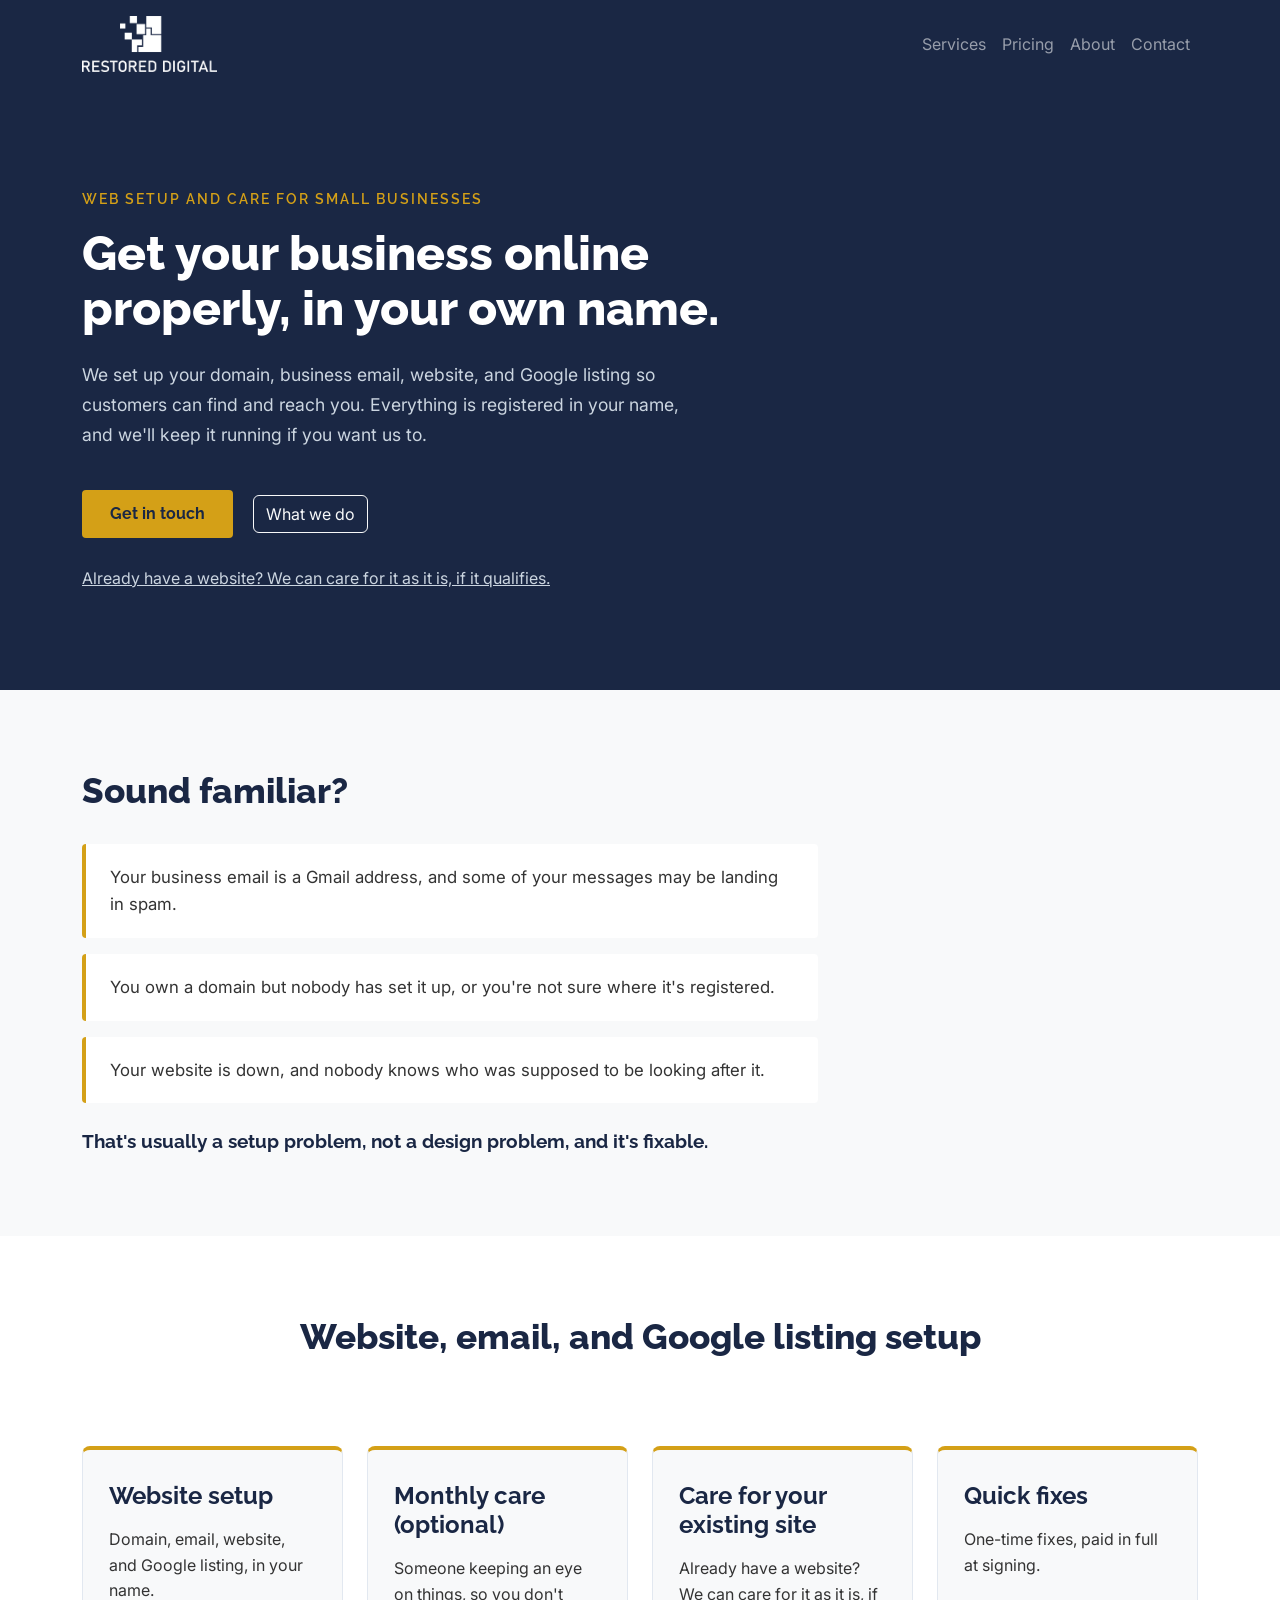
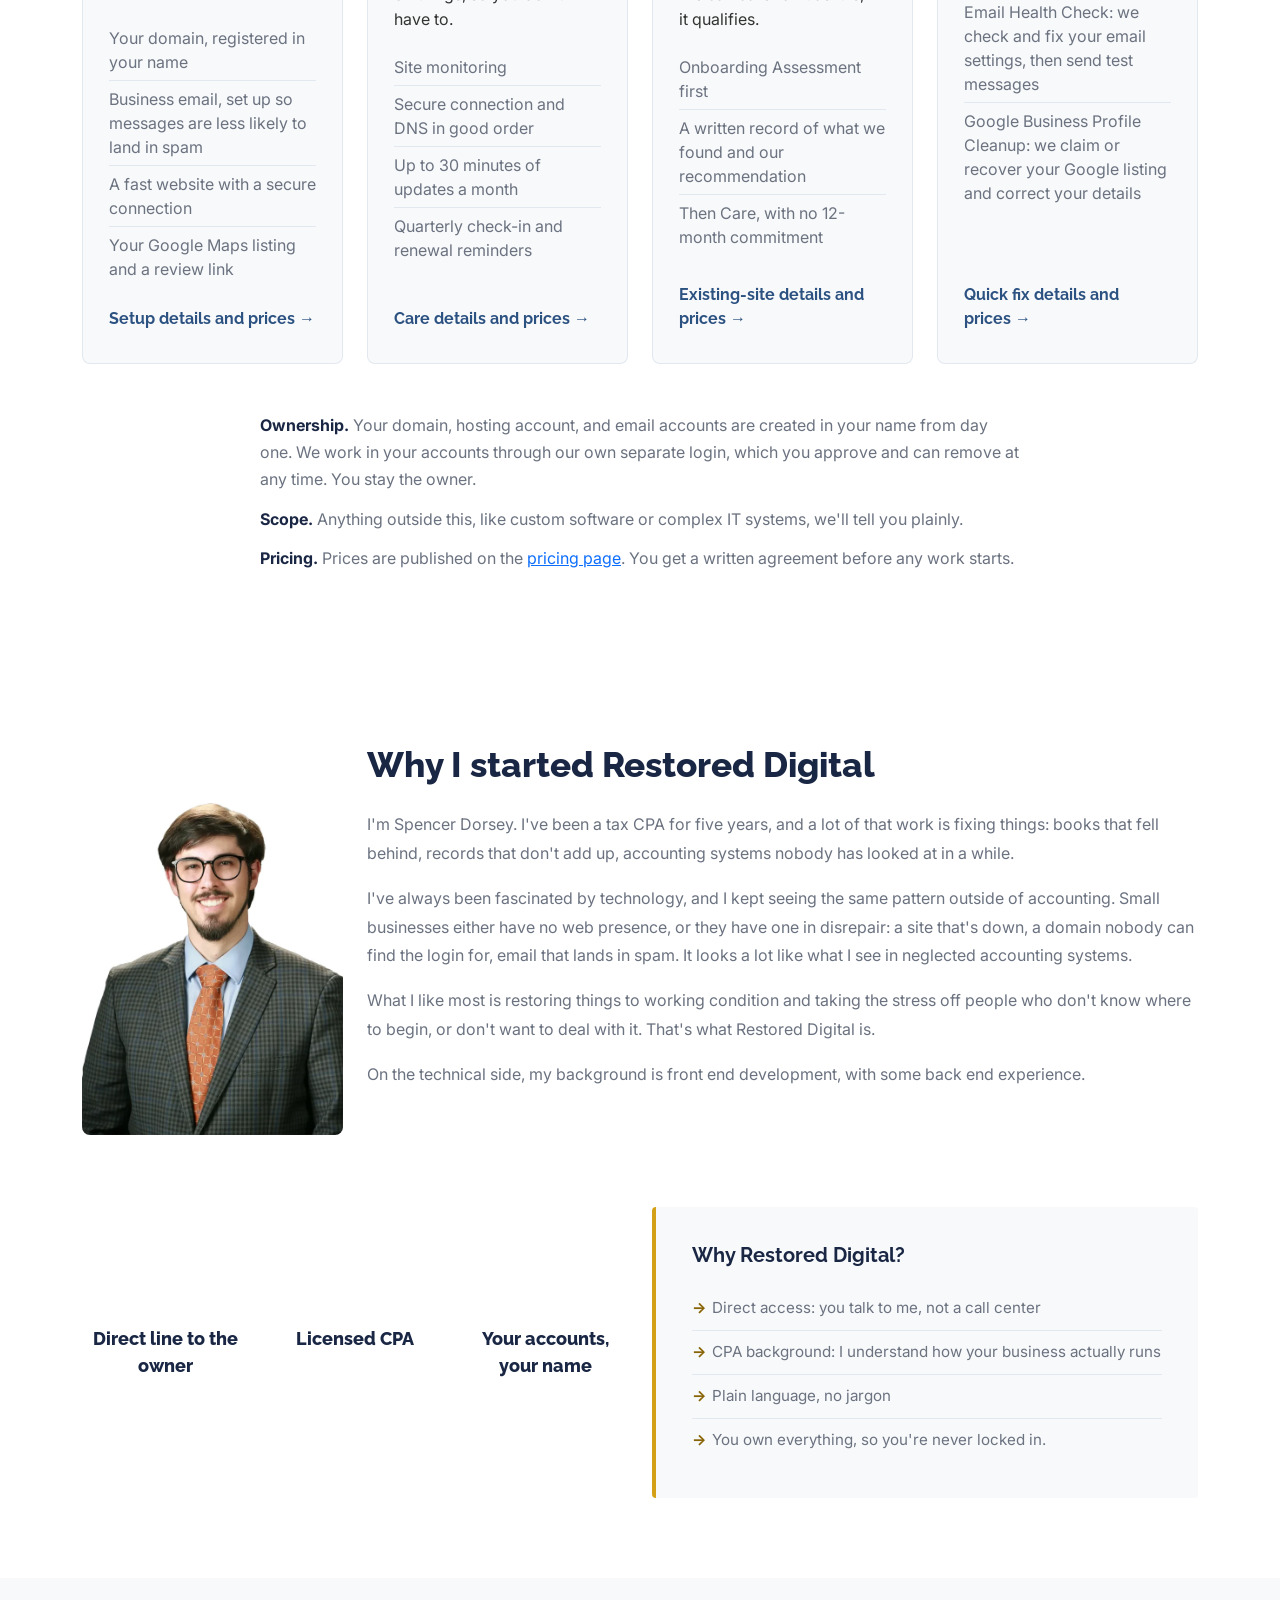
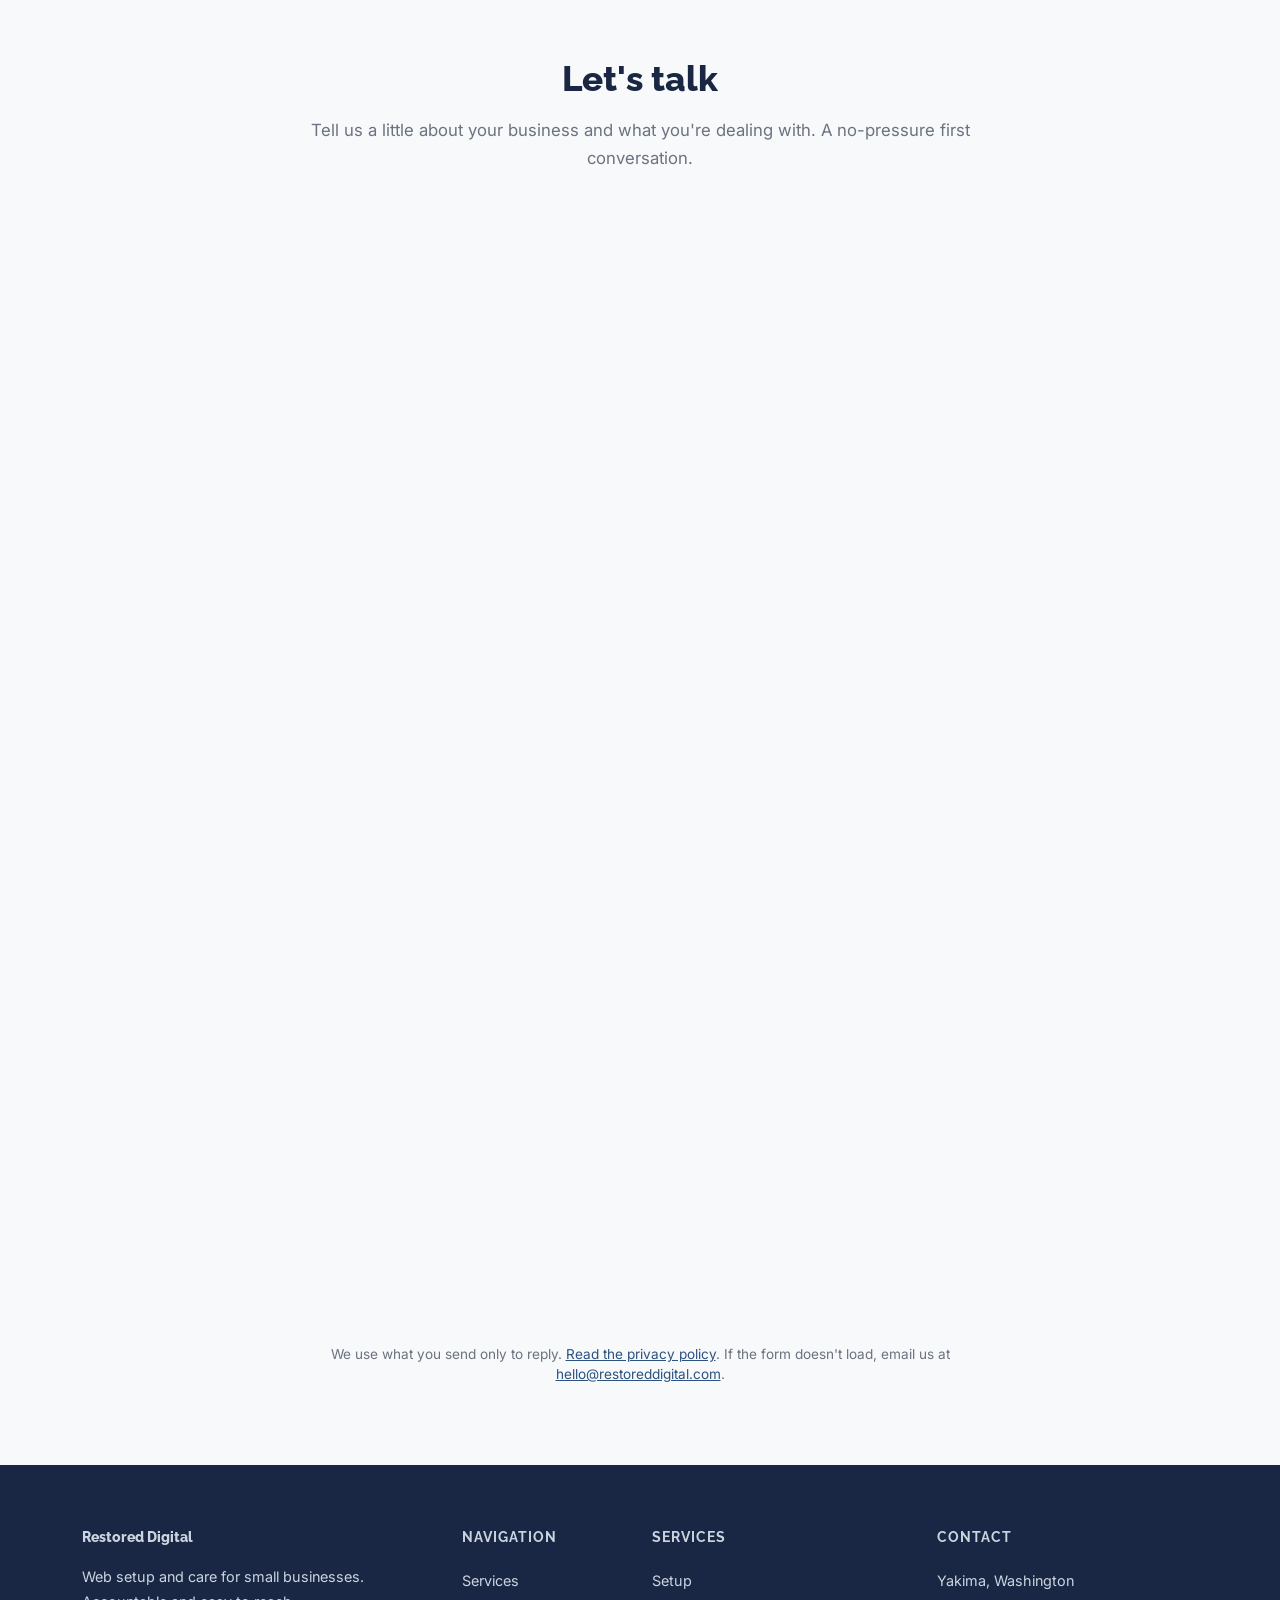
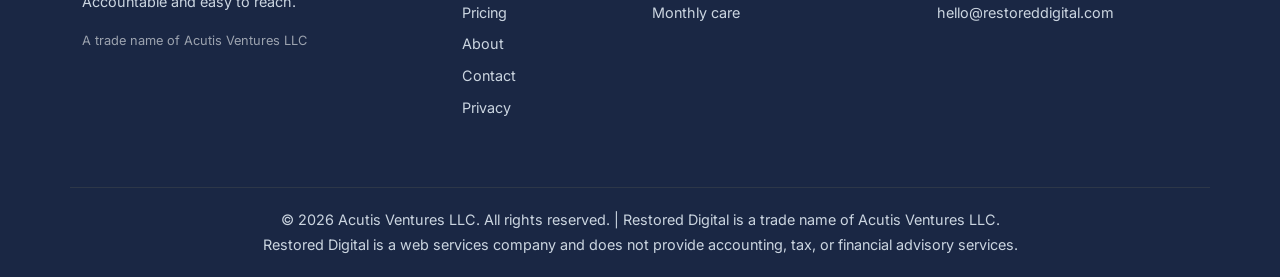
<file: index.html>
<!doctype html>
<html lang="en">
  <head>
    <meta charset="utf-8" />
    <meta name="viewport" content="width=device-width, initial-scale=1" />

    <title>
      Restored Digital | Website, Domain &amp; Email Setup for Small Businesses
    </title>
    <meta
      name="description"
      content="Domain, business email, website, and Google listing set up in your own name, with optional monthly care. Plain language, written quotes, no lock-in."
    />
    <meta name="theme-color" content="#1a2744" />
    <link rel="canonical" href="https://www.restoreddigital.com/" />

    <!-- Open Graph / Twitter -->
    <meta property="og:url" content="https://www.restoreddigital.com/" />
    <meta property="og:type" content="website" />
    <meta property="og:locale" content="en_US" />
    <meta property="og:site_name" content="Restored Digital" />
    <meta
      property="og:title"
      content="Restored Digital | Website, Domain &amp; Email Setup for Small Businesses"
    />
    <meta
      property="og:description"
      content="We set up your domain, business email, website, and Google listing in your own name, and keep it running if you want us to."
    />
    <meta property="og:image" content="https://www.restoreddigital.com/images/og.png" />
    <meta property="og:image:width" content="1200" />
    <meta property="og:image:height" content="630" />
    <meta property="og:image:alt" content="Restored Digital logo" />
    <meta name="twitter:card" content="summary_large_image" />
    <meta
      name="twitter:title"
      content="Restored Digital | Website, Domain &amp; Email Setup for Small Businesses"
    />
    <meta
      name="twitter:description"
      content="We set up your domain, business email, website, and Google listing in your own name, and keep it running if you want us to."
    />
    <meta name="twitter:image" content="https://www.restoreddigital.com/images/og.png" />
    <meta name="twitter:image:alt" content="Restored Digital logo" />

    <!-- Icons -->
    <link rel="icon" href="images/favicon.ico" sizes="any" />
    <link rel="icon" type="image/png" sizes="32x32" href="images/favicon-32.png" />
    <link rel="icon" type="image/png" sizes="192x192" href="images/icon-192.png" />
    <link rel="apple-touch-icon" href="images/apple-touch-icon.png" />
    <link rel="manifest" href="site.webmanifest" />

    <!-- Connection hints -->
    <link rel="preconnect" href="https://cdn.jsdelivr.net" crossorigin />
    <link rel="preconnect" href="https://fonts.googleapis.com" />
    <link rel="preconnect" href="https://fonts.gstatic.com" crossorigin />

    <!-- Bootstrap CSS -->
    <link
      href="https://cdn.jsdelivr.net/npm/bootstrap@5.2.3/dist/css/bootstrap.min.css"
      rel="stylesheet"
      integrity="sha384-rbsA2VBKQhggwzxH7pPCaAqO46MgnOM80zW1RWuH61DGLwZJEdK2Kadq2F9CUG65"
      crossorigin="anonymous"
    />

    <!-- Google Fonts -->
    <link
      rel="stylesheet"
      href="https://fonts.googleapis.com/css2?family=Inter:wght@400;500;600;700&family=Raleway:wght@600;700;800&display=swap"
    />

    <!-- Custom CSS -->
    <link rel="stylesheet" href="css/styles.css" />

    <script type="application/ld+json">
      {
        "@context": "https://schema.org",
        "@type": "ProfessionalService",
        "@id": "https://www.restoreddigital.com/#business",
        "name": "Restored Digital",
        "legalName": "Acutis Ventures LLC",
        "description": "Web setup and care for small businesses: domain, business email, website, and Google Business Profile registered in the client's own name, with optional monthly care.",
        "url": "https://www.restoreddigital.com/",
        "email": "hello@restoreddigital.com",
        "logo": "https://www.restoreddigital.com/images/icon-512.png",
        "image": "https://www.restoreddigital.com/images/og.png",
        "founder": {
          "@type": "Person",
          "name": "Spencer Dorsey",
          "jobTitle": "Owner and Licensed CPA"
        },
        "address": {
          "@type": "PostalAddress",
          "addressLocality": "Yakima",
          "addressRegion": "WA",
          "addressCountry": "US"
        },
        "areaServed": [
          { "@type": "City", "name": "Yakima" },
          { "@type": "State", "name": "Washington" }
        ],
        "makesOffer": [
          {
            "@type": "Offer",
            "itemOffered": {
              "@type": "Service",
              "name": "Small business web setup",
              "description": "Domain, business email, website, and Google Business Profile set up in your name."
            }
          },
          {
            "@type": "Offer",
            "itemOffered": {
              "@type": "Service",
              "name": "Monthly website care",
              "description": "Uptime and security monitoring, SSL and DNS upkeep, renewal reminders, small monthly edits."
            }
          }
        ]
      }
    </script>
  </head>

  <body>
    <a class="skip-link" href="#main">Skip to main content</a>

    <!-- Navbar -->
    <nav class="navbar navbar-expand-md navbar-dark" id="navbar">
      <div class="container">
        <a class="navbar-brand" href="#hero">
          <img
            src="images/logo.png"
            alt="Restored Digital"
            width="135"
            height="56"
          />
        </a>
        <button
          class="navbar-toggler"
          type="button"
          data-bs-toggle="collapse"
          data-bs-target="#restoreNavbar"
          aria-controls="restoreNavbar"
          aria-expanded="false"
          aria-label="Toggle navigation"
        >
          <span class="navbar-toggler-icon"></span>
        </button>
        <div class="collapse navbar-collapse" id="restoreNavbar">
          <ul class="navbar-nav ms-auto">
            <li class="nav-item">
              <a class="nav-link" href="#services">Services</a>
            </li>
            <li class="nav-item">
              <a class="nav-link" href="pricing.html">Pricing</a>
            </li>
            <li class="nav-item">
              <a class="nav-link" href="#about">About</a>
            </li>
            <li class="nav-item">
              <a class="nav-link" href="#contact">Contact</a>
            </li>
          </ul>
        </div>
      </div>
    </nav>

    <main id="main">
      <!-- Hero -->
      <section id="hero">
        <div class="container">
          <div class="row align-items-center">
            <div class="col-lg-8">
              <p class="hero-eyebrow">
                Web setup and care for small businesses
              </p>
              <h1>Get your business online properly, in your own name.</h1>
              <p class="hero-sub">
                We set up your domain, business email, website, and Google listing so customers can find and reach you. Everything is
                registered in your name, and we'll keep it running if you want us to.
              </p>
              <a href="#contact" class="btn btn-gold me-3">Get in touch</a>
              <a href="#services" class="btn btn-outline-light">What we do</a>
              <p class="hero-pointer">
                <a href="pricing.html#existing-site"
                  >Already have a website? We can care for it as it is, if it
                  qualifies.</a
                >
              </p>
            </div>
          </div>
        </div>
      </section>

      <!-- Problem -->
      <section id="problem">
        <div class="container">
          <div class="row">
            <div class="col-lg-8">
              <h2>Sound familiar?</h2>
              <ul class="problem-list">
                <li>
                  Your business email is a Gmail address, and some of your
                  messages may be landing in spam.
                </li>
                <li>
                  You own a domain but nobody has set it up, or you're not sure
                  where it's registered.
                </li>
                <li>
                  Your website is down, and nobody knows who was supposed to be
                  looking after it.
                </li>
              </ul>
              <p class="problem-close">
                That's usually a setup problem, not a design problem, and it's
                fixable.
              </p>
            </div>
          </div>
        </div>
      </section>

      <!-- Services -->
      <section id="services">
        <div class="container">
          <div class="row justify-content-center">
            <div class="col-lg-8 text-center">
              <h2>Website, email, and Google listing setup</h2>
            </div>
          </div>
          <div class="row mt-5 g-4">
            <div class="col-md-6 col-xl-3">
              <div class="service-card">
                <h3>Website setup</h3>
                <p class="service-lead">Domain, email, website, and Google listing, in your name.</p>
                <ul class="service-list">
                  <li>Your domain, registered in your name</li>
                  <li>Business email, set up so messages are less likely to land in spam</li>
                  <li>A fast website with a secure connection</li>
                  <li>Your Google Maps listing and a review link</li>
                </ul>
                <a class="service-card-link" href="pricing.html#getting-started">Setup details and prices</a>
              </div>
            </div>
            <div class="col-md-6 col-xl-3">
              <div class="service-card">
                <h3>Monthly care (optional)</h3>
                <p class="service-lead">Someone keeping an eye on things, so you don't have to.</p>
                <ul class="service-list">
                  <li>Site monitoring</li>
                  <li>Secure connection and DNS in good order</li>
                  <li>Up to 30 minutes of updates a month</li>
                  <li>Quarterly check-in and renewal reminders</li>
                </ul>
                <a class="service-card-link" href="pricing.html#care">Care details and prices</a>
              </div>
            </div>
            <div class="col-md-6 col-xl-3">
              <div class="service-card">
                <h3>Care for your existing site</h3>
                <p class="service-lead">Already have a website? We can care for it as it is, if it qualifies.</p>
                <ul class="service-list">
                  <li>Onboarding Assessment first</li>
                  <li>A written record of what we found and our recommendation</li>
                  <li>Then Care, with no 12-month commitment</li>
                </ul>
                <a class="service-card-link" href="pricing.html#existing-site">Existing-site details and prices</a>
              </div>
            </div>
            <div class="col-md-6 col-xl-3">
              <div class="service-card">
                <h3>Quick fixes</h3>
                <p class="service-lead">One-time fixes, paid in full at signing.</p>
                <ul class="service-list">
                  <li>Email Health Check: we check and fix your email settings, then send test messages</li>
                  <li>Google Business Profile Cleanup: we claim or recover your Google listing and correct your details</li>
                </ul>
                <a class="service-card-link" href="pricing.html#quick-fixes">Quick fix details and prices</a>
              </div>
            </div>
          </div>
          <div class="service-statements">
            <p>
              <strong>Ownership.</strong> Your domain, hosting account, and
              email accounts are created in your name from day one. We work in your accounts through our own separate login, which you approve and can remove at any time. You stay the owner.
            </p>
            <p>
              <strong>Scope.</strong> Anything outside this, like custom
              software or complex IT systems, we'll tell you plainly.
            </p>
            <p>
              <strong>Pricing.</strong> Prices are published on the
              <a href="pricing.html">pricing page</a>. You get a written
              agreement before any work starts.
            </p>
          </div>
        </div>
      </section>

      <!-- About -->
      <section id="about">
        <div class="container">
          <div class="row align-items-start">
            <div class="col-md-4 col-lg-3 mb-4 mb-md-0">
              <img
                class="about-photo"
                src="images/spencer-dorsey.webp"
                alt="Spencer Dorsey, owner of Restored Digital"
                width="600"
                height="900"
                loading="lazy"
              />
            </div>
            <div class="col-md-8 col-lg-9">
              <h2>Why I started Restored Digital</h2>
              <p>
                I'm Spencer Dorsey. I've been a tax CPA for five years, and a
                lot of that work is fixing things: books that fell behind,
                records that don't add up, accounting systems nobody has looked
                at in a while.
              </p>
              <p>
                I've always been fascinated by technology, and I kept seeing
                the same pattern outside of accounting. Small businesses either
                have no web presence, or they have one in disrepair: a site
                that's down, a domain nobody can find the login for, email
                that lands in spam. It looks a lot like what I see in neglected
                accounting systems.
              </p>
              <p>
                What I like most is restoring things to working condition and
                taking the stress off people who don't know where to begin, or
                don't want to deal with it. That's what Restored Digital is.
              </p>
              <p>
                On the technical side, my background is front end development,
                with some back end experience.
              </p>
            </div>
          </div>
          <div class="row align-items-center mt-5">
            <div class="col-lg-6 mb-4 mb-lg-0">
              <div class="about-stats row">
                <div class="col-4 text-center">
                  <div class="stat-number">Direct line to the owner</div>
                </div>
                <div class="col-4 text-center">
                  <div class="stat-number">Licensed CPA</div>
                </div>
                <div class="col-4 text-center">
                  <div class="stat-number">Your accounts, your name</div>
                </div>
              </div>
            </div>
            <div class="col-lg-6">
              <div class="about-card">
                <h3>Why Restored Digital?</h3>
                <ul class="about-list">
                  <li>Direct access: you talk to me, not a call center</li>
                  <li>
                    CPA background: I understand how your business actually
                    runs
                  </li>
                  <li>
                    Plain language, no jargon
                  </li>
                  <li>You own everything, so you're never locked in.</li>
                </ul>
              </div>
            </div>
          </div>
        </div>
      </section>

      <!-- Contact -->
      <section id="contact">
        <div class="container">
          <div class="row justify-content-center">
            <div class="col-lg-8 text-center">
              <h2>Let's talk</h2>
              <p class="section-sub">
                Tell us a little about your business and what you're dealing
                with. A no-pressure first conversation.
              </p>
            </div>
          </div>
          <div class="row justify-content-center mt-5">
            <div class="col-lg-7">
              <iframe
                class="contact-frame"
                title="Contact form"
                src="https://docs.google.com/forms/d/e/1FAIpQLSd30V_0GPuKH4bUSAOWCxwhaYH5y-z_NHsODeTNZxQijxTPCA/viewform?embedded=true"
                width="640"
                height="1107"
                loading="lazy"
              >
                Loading…
              </iframe>
              <p class="form-note text-center">
                We use what you send only to reply.
                <a href="privacy.html">Read the privacy policy</a>. If the form
                doesn't load, email us at
                <a href="mailto:hello@restoreddigital.com"
                  >hello@restoreddigital.com</a
                >.
              </p>
            </div>
          </div>
        </div>
      </section>
    </main>

    <!-- Footer -->
    <footer id="footer">
      <div class="container">
        <div class="row">
          <div class="col-lg-4 mb-4">
            <p class="footer-brand">Restored Digital</p>
            <p>
              Web setup and care for small businesses. Accountable and easy to
              reach.
            </p>
            <p class="footer-legal">A trade name of Acutis Ventures LLC</p>
          </div>
          <div class="col-lg-2 col-md-4 mb-4">
            <p class="footer-heading">Navigation</p>
            <ul class="footer-list">
              <li><a href="#services">Services</a></li>
              <li><a href="pricing.html">Pricing</a></li>
              <li><a href="#about">About</a></li>
              <li><a href="#contact">Contact</a></li>
              <li><a href="privacy.html">Privacy</a></li>
            </ul>
          </div>
          <div class="col-lg-3 col-md-4 mb-4">
            <p class="footer-heading">Services</p>
            <ul class="footer-list">
              <li>Setup</li>
              <li>Monthly care</li>
            </ul>
          </div>
          <div class="col-lg-3 col-md-4 mb-4">
            <p class="footer-heading">Contact</p>
            <ul class="footer-list">
              <li>Yakima, Washington</li>
              <li>
                <a href="mailto:hello@restoreddigital.com"
                  >hello@restoreddigital.com</a
                >
              </li>
            </ul>
          </div>
        </div>
        <div class="row footer-bottom">
          <div class="col text-center">
            <p>
              &copy; 2026 Acutis Ventures LLC. All rights reserved. | Restored
              Digital is a trade name of Acutis Ventures LLC.
            </p>
            <p class="footer-disclaimer">
              Restored Digital is a web services company and does not provide
              accounting, tax, or financial advisory services.
            </p>
          </div>
        </div>
      </div>
    </footer>

    <!-- Bootstrap JS -->
    <script
      src="https://cdn.jsdelivr.net/npm/bootstrap@5.2.3/dist/js/bootstrap.bundle.min.js"
      integrity="sha384-kenU1KFdBIe4zVF0s0G1M5b4hcpxyD9F7jL+jjXkk+Q2h455rYXK/7HAuoJl+0I4"
      crossorigin="anonymous"
    ></script>
  </body>
</html>
</file>
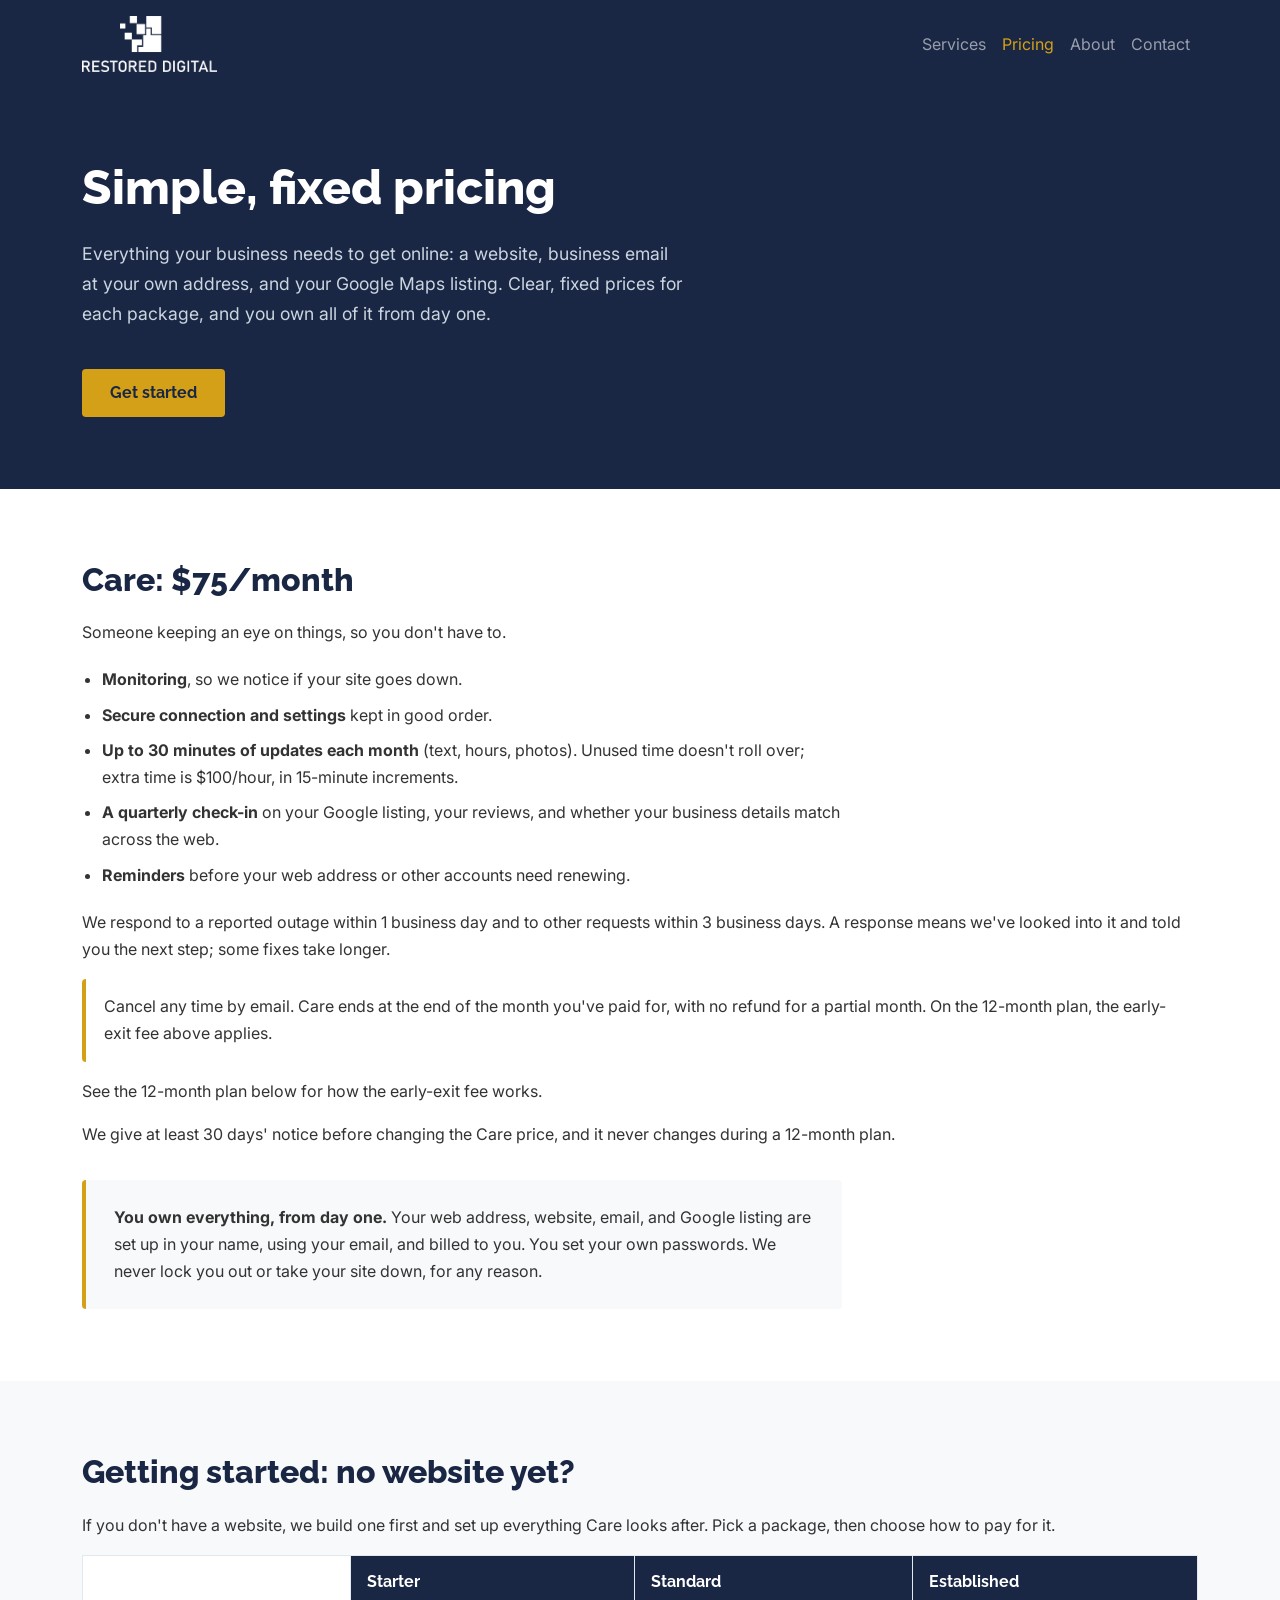
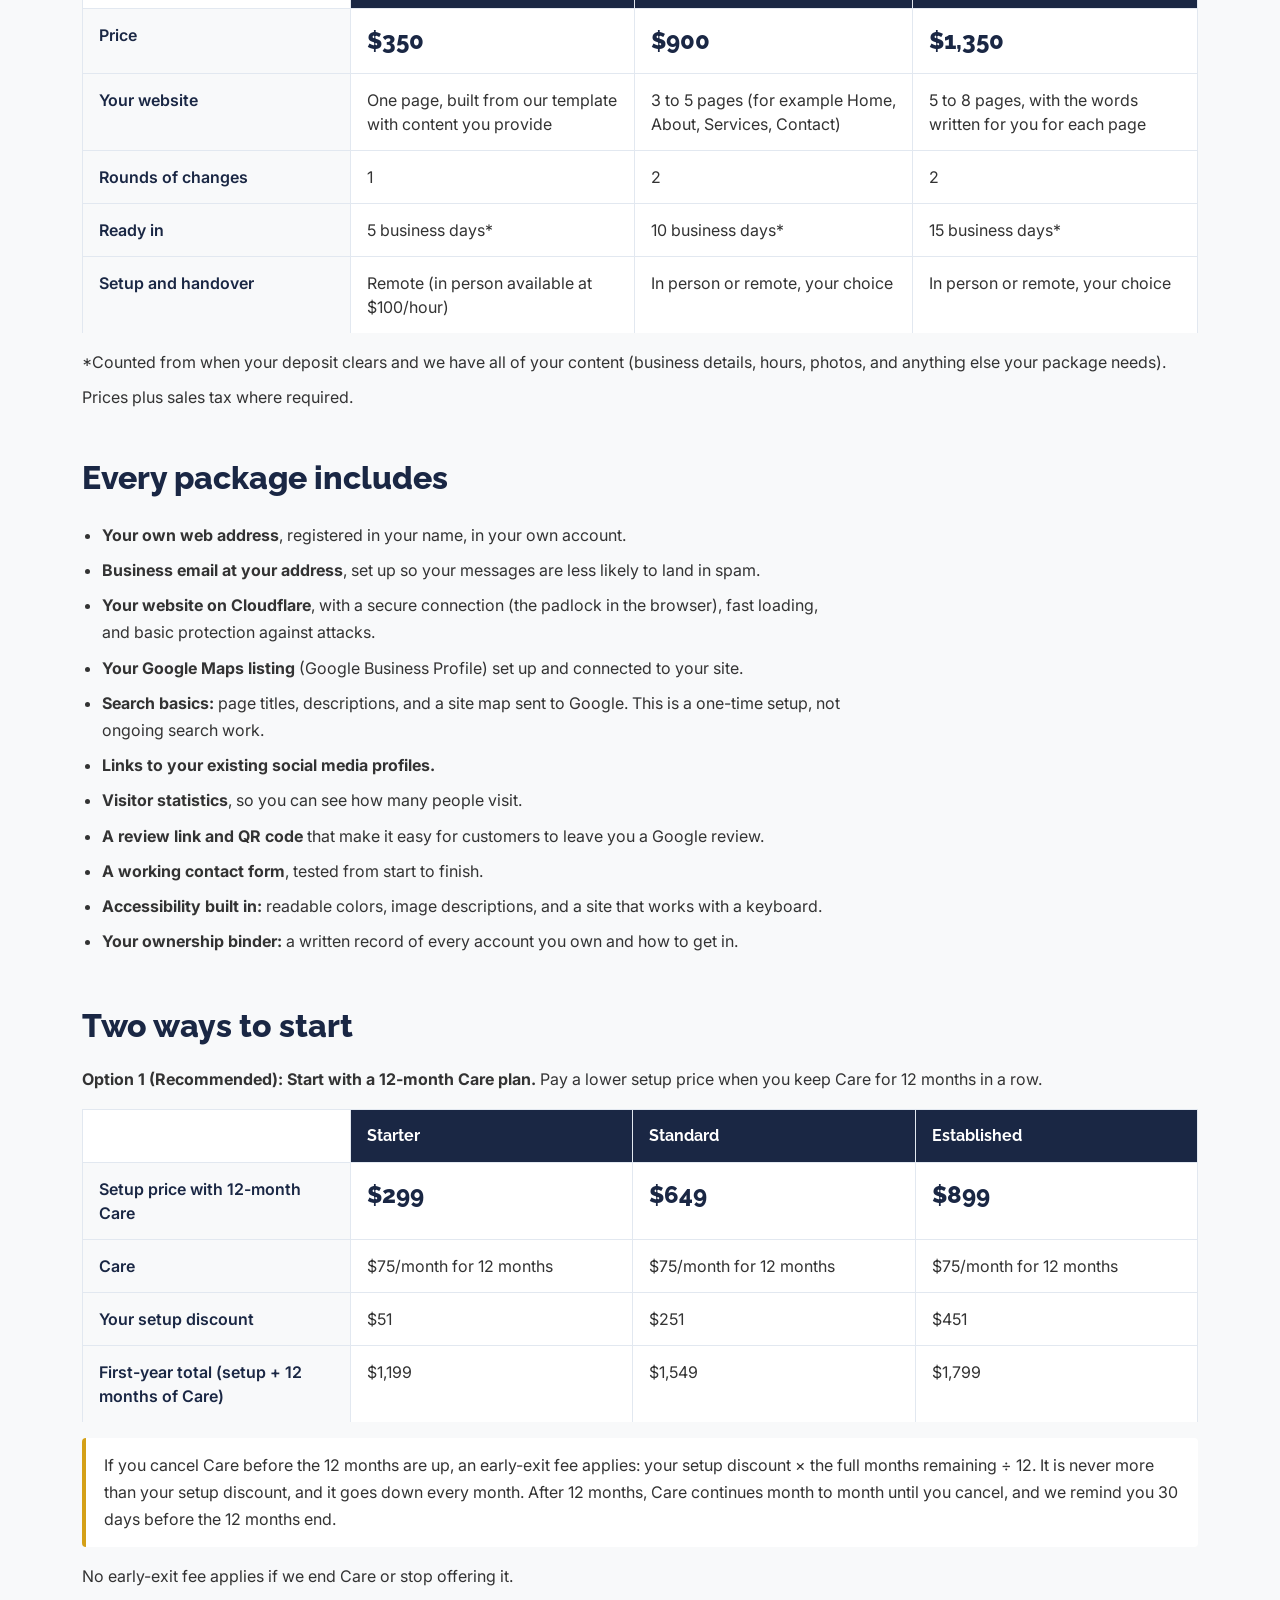
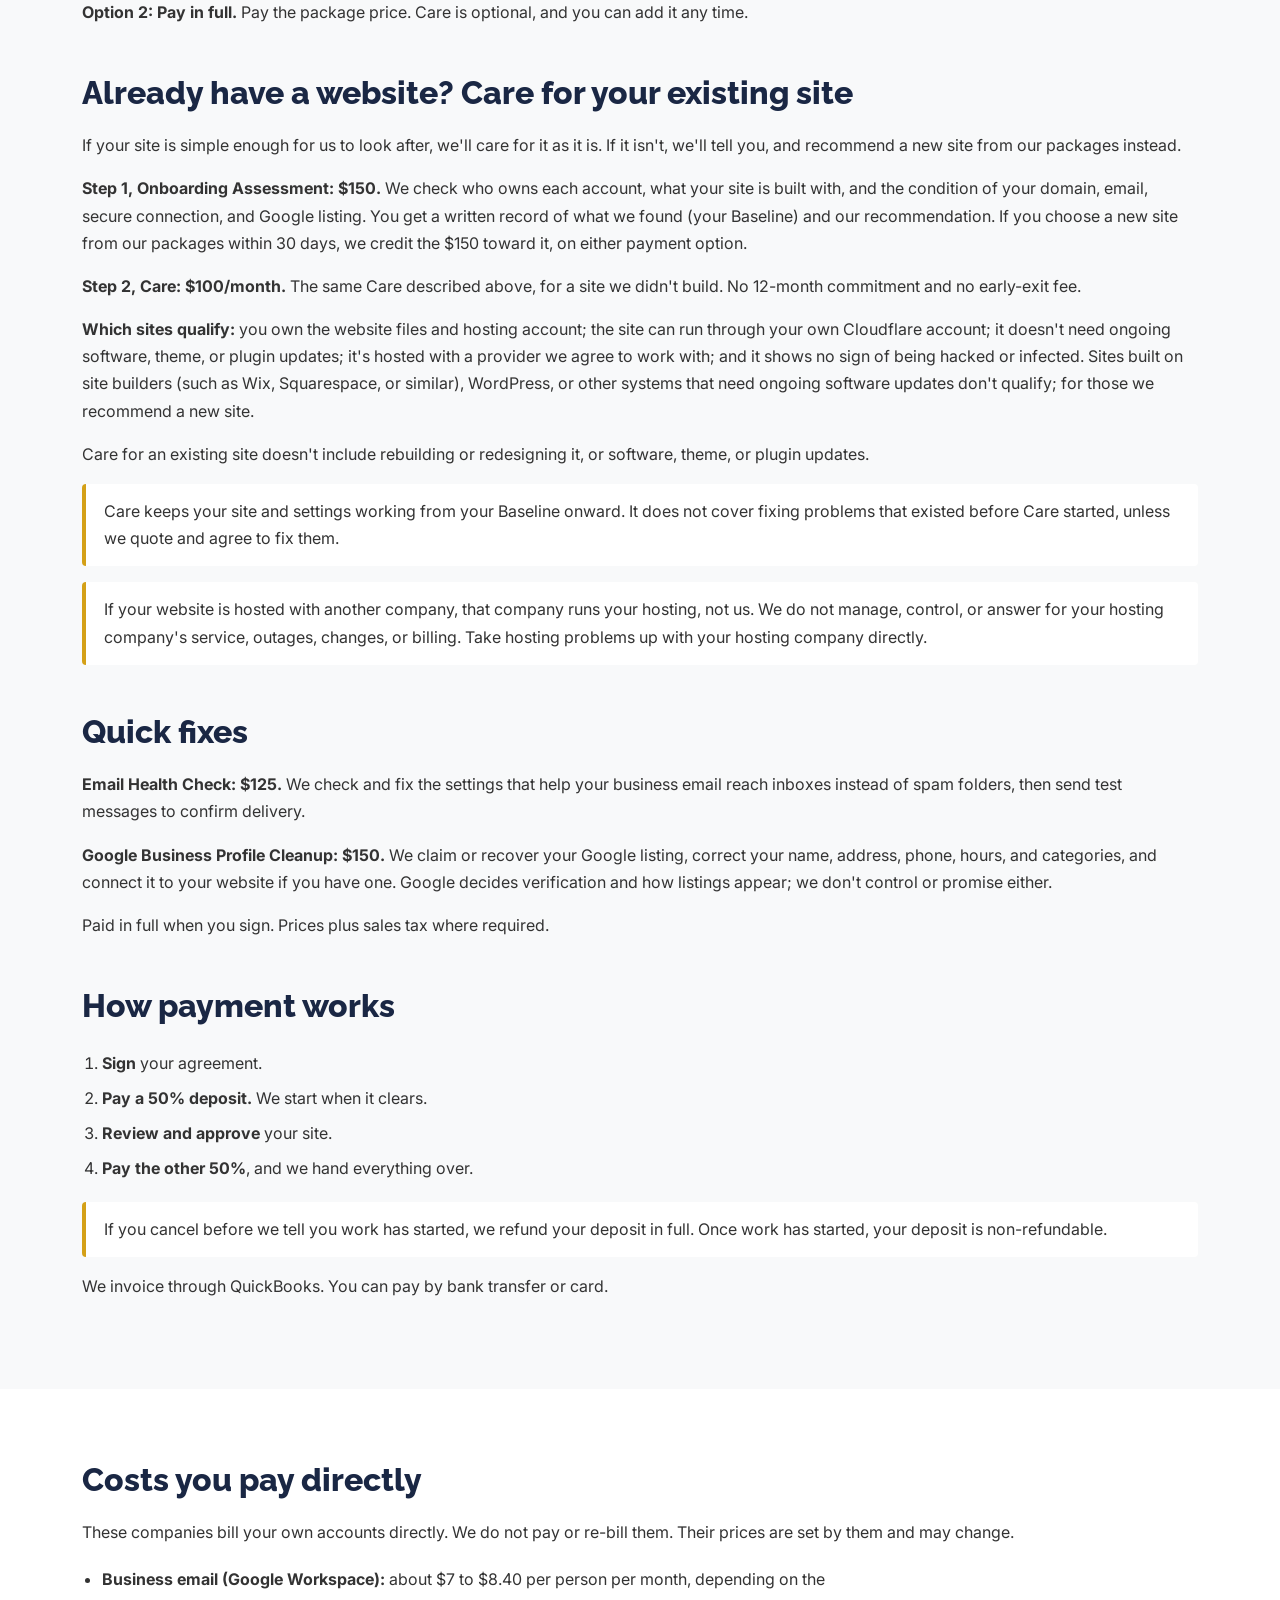
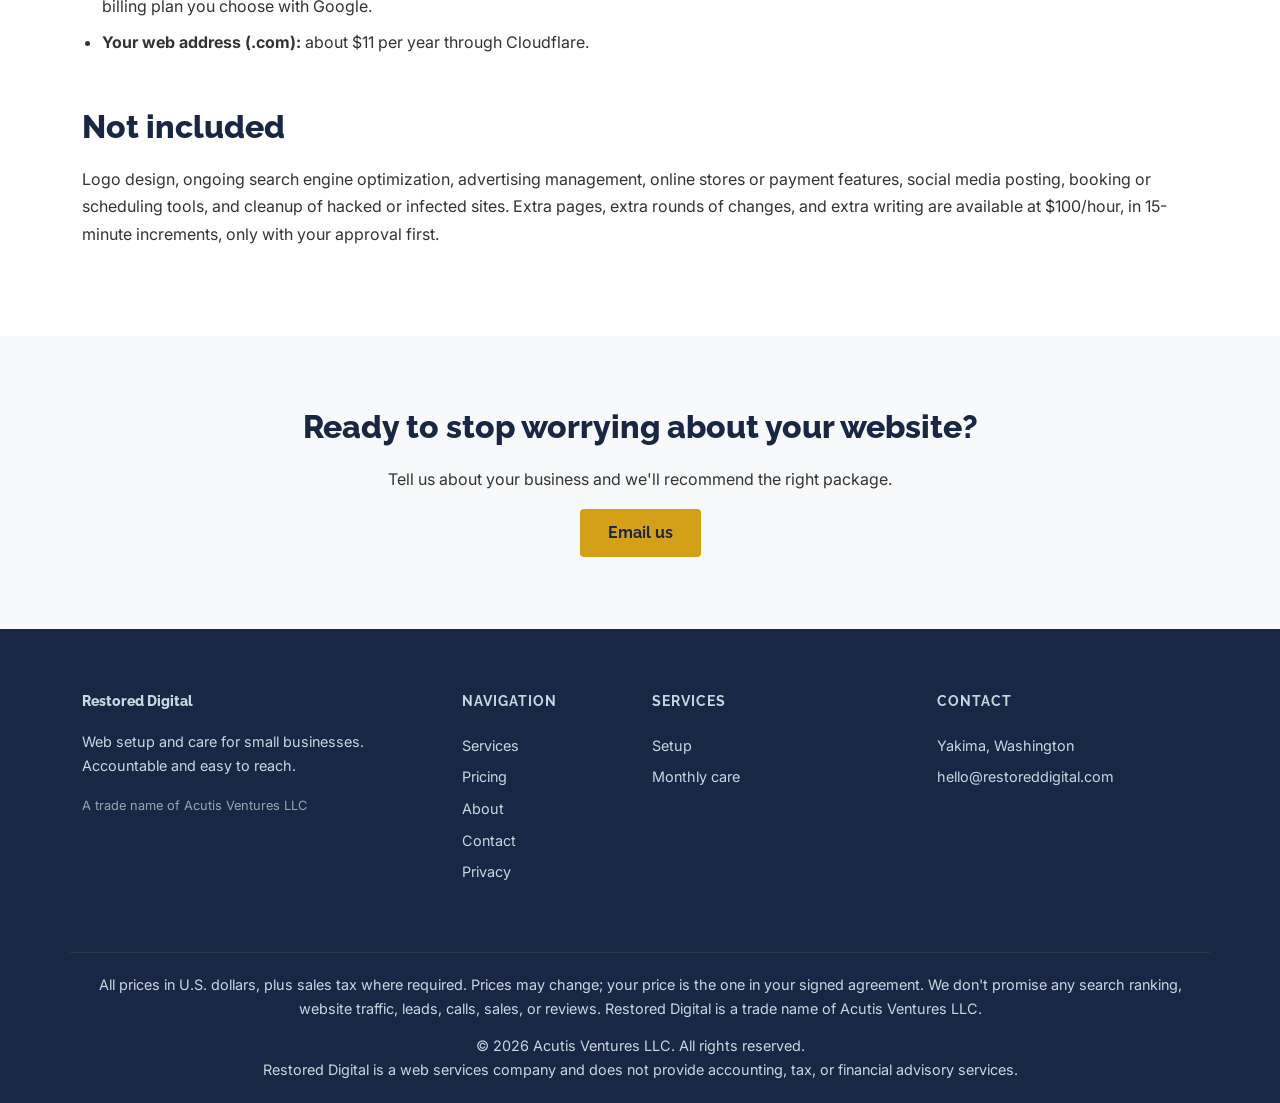
<file: pricing.html>
<!doctype html>
<!-- GENERATED by scripts/build-pricing.mjs from data/pricing.json. Edit those, not this file. -->
<html lang="en">
  <head>
    <meta charset="utf-8" />
    <meta name="viewport" content="width=device-width, initial-scale=1" />

    <title>Pricing | Restored Digital</title>
    <meta
      name="description"
      content="Fixed prices for small business websites, business email, and Google Maps listings. You own every account from day one. Prices plus sales tax where required."
    />
    <meta name="theme-color" content="#1a2744" />
    <link rel="canonical" href="https://www.restoreddigital.com/pricing.html" />

    <meta property="og:url" content="https://www.restoreddigital.com/pricing.html" />
    <meta property="og:type" content="website" />
    <meta property="og:locale" content="en_US" />
    <meta property="og:site_name" content="Restored Digital" />
    <meta property="og:title" content="Pricing | Restored Digital" />
    <meta
      property="og:description"
      content="Fixed prices for small business websites, business email, and Google Maps listings. You own every account from day one."
    />
    <meta property="og:image" content="https://www.restoreddigital.com/images/og.png" />
    <meta property="og:image:width" content="1200" />
    <meta property="og:image:height" content="630" />
    <meta property="og:image:alt" content="Restored Digital logo" />
    <meta name="twitter:card" content="summary_large_image" />
    <meta name="twitter:title" content="Pricing | Restored Digital" />
    <meta
      name="twitter:description"
      content="Fixed prices for small business websites, business email, and Google Maps listings. You own every account from day one."
    />
    <meta name="twitter:image" content="https://www.restoreddigital.com/images/og.png" />
    <meta name="twitter:image:alt" content="Restored Digital logo" />

    <link rel="icon" href="images/favicon.ico" sizes="any" />
    <link rel="icon" type="image/png" sizes="32x32" href="images/favicon-32.png" />
    <link rel="icon" type="image/png" sizes="192x192" href="images/icon-192.png" />
    <link rel="apple-touch-icon" href="images/apple-touch-icon.png" />
    <link rel="manifest" href="site.webmanifest" />

    <link rel="preconnect" href="https://cdn.jsdelivr.net" crossorigin />
    <link rel="preconnect" href="https://fonts.googleapis.com" />
    <link rel="preconnect" href="https://fonts.gstatic.com" crossorigin />

    <link
      href="https://cdn.jsdelivr.net/npm/bootstrap@5.2.3/dist/css/bootstrap.min.css"
      rel="stylesheet"
      integrity="sha384-rbsA2VBKQhggwzxH7pPCaAqO46MgnOM80zW1RWuH61DGLwZJEdK2Kadq2F9CUG65"
      crossorigin="anonymous"
    />
    <link
      rel="stylesheet"
      href="https://fonts.googleapis.com/css2?family=Inter:wght@400;500;600;700&family=Raleway:wght@600;700;800&display=swap"
    />
    <link rel="stylesheet" href="css/styles.css" />
  </head>

  <body>
    <a class="skip-link" href="#main">Skip to main content</a>

    <nav class="navbar navbar-expand-md navbar-dark" id="navbar">
      <div class="container">
        <a class="navbar-brand" href="/">
          <img src="images/logo.png" alt="Restored Digital" width="135" height="56" />
        </a>
        <button
          class="navbar-toggler"
          type="button"
          data-bs-toggle="collapse"
          data-bs-target="#restoreNavbar"
          aria-controls="restoreNavbar"
          aria-expanded="false"
          aria-label="Toggle navigation"
        >
          <span class="navbar-toggler-icon"></span>
        </button>
        <div class="collapse navbar-collapse" id="restoreNavbar">
          <ul class="navbar-nav ms-auto">
            <li class="nav-item"><a class="nav-link" href="/#services">Services</a></li>
            <li class="nav-item"><a class="nav-link active" href="pricing.html" aria-current="page">Pricing</a></li>
            <li class="nav-item"><a class="nav-link" href="/#about">About</a></li>
            <li class="nav-item"><a class="nav-link" href="/#contact">Contact</a></li>
          </ul>
        </div>
      </div>
    </nav>

    <main id="main">
      <section id="hero" class="page-hero">
        <div class="container">
          <div class="row">
            <div class="col-lg-8">
              <h1>Simple, fixed pricing</h1>
              <p class="hero-sub">
                Everything your business needs to get online: a website, business email at your own address, and your Google Maps listing. Clear, fixed prices for each package, and you own all of it from day one.
              </p>
              <a href="mailto:hello@restoreddigital.com" class="btn btn-gold">Get started</a>
            </div>
          </div>
        </div>
      </section>

      <section class="price-section" id="care">
        <div class="container">
          <h2>Care: $75/month</h2>
          <p>Someone keeping an eye on things, so you don't have to.</p>
          <ul class="include-list">
            <li><strong>Monitoring</strong>, so we notice if your site goes down.</li>
            <li><strong>Secure connection and settings</strong> kept in good order.</li>
            <li><strong>Up to 30 minutes of updates each month</strong> (text, hours, photos). Unused time doesn't roll over; extra time is $100/hour, in 15-minute increments.</li>
            <li><strong>A quarterly check-in</strong> on your Google listing, your reviews, and whether your business details match across the web.</li>
            <li><strong>Reminders</strong> before your web address or other accounts need renewing.</li>
          </ul>
          <p>We respond to a reported outage within 1 business day and to other requests within 3 business days. A response means we've looked into it and told you the next step; some fixes take longer.</p>
          <p class="price-legal">Cancel any time by email. Care ends at the end of the month you've paid for, with no refund for a partial month. On the 12-month plan, the early-exit fee above applies.</p>
          <p>See the 12-month plan below for how the early-exit fee works.</p>
          <p>We give at least 30 days' notice before changing the Care price, and it never changes during a 12-month plan.</p>
          <div class="callout">
            <strong>You own everything, from day one.</strong> Your web address, website, email, and Google listing are set up in your name, using your email, and billed to you. You set your own passwords. We never lock you out or take your site down, for any reason.
          </div>
        </div>
      </section>

      <section class="price-section alt" id="getting-started">
        <div class="container">
          <h2>Getting started: no website yet?</h2>
          <p>If you don't have a website, we build one first and set up everything Care looks after. Pick a package, then choose how to pay for it.</p>
          
<div class="table-responsive">
  <table class="price-table">
    <caption class="visually-hidden">Package prices and what each package includes</caption>
    <thead><tr><td></td><th scope="col">Starter</th><th scope="col">Standard</th><th scope="col">Established</th></tr></thead>
    <tbody>
      <tr><th scope="row">Price</th><td><strong class="price-figure">$350</strong></td><td><strong class="price-figure">$900</strong></td><td><strong class="price-figure">$1,350</strong></td></tr>
      <tr><th scope="row">Your website</th><td>One page, built from our template with content you provide</td><td>3 to 5 pages (for example Home, About, Services, Contact)</td><td>5 to 8 pages, with the words written for you for each page</td></tr>
      <tr><th scope="row">Rounds of changes</th><td>1</td><td>2</td><td>2</td></tr>
      <tr><th scope="row">Ready in</th><td>5 business days*</td><td>10 business days*</td><td>15 business days*</td></tr>
      <tr><th scope="row">Setup and handover</th><td>Remote (in person available at $100/hour)</td><td>In person or remote, your choice</td><td>In person or remote, your choice</td></tr>
    </tbody>
  </table>
</div>
<p class="price-note">*Counted from when your deposit clears and we have all of your content (business details, hours, photos, and anything else your package needs).</p>
<p class="price-note">Prices plus sales tax where required.</p>

          <h2 class="mt-5">Every package includes</h2>
          <ul class="include-list">
            <li><strong>Your own web address</strong>, registered in your name, in your own account.</li>
            <li><strong>Business email at your address</strong>, set up so your messages are less likely to land in spam.</li>
            <li><strong>Your website on Cloudflare</strong>, with a secure connection (the padlock in the browser), fast loading, and basic protection against attacks.</li>
            <li><strong>Your Google Maps listing</strong> (Google Business Profile) set up and connected to your site.</li>
            <li><strong>Search basics:</strong> page titles, descriptions, and a site map sent to Google. This is a one-time setup, not ongoing search work.</li>
            <li><strong>Links to your existing social media profiles.</strong></li>
            <li><strong>Visitor statistics</strong>, so you can see how many people visit.</li>
            <li><strong>A review link and QR code</strong> that make it easy for customers to leave you a Google review.</li>
            <li><strong>A working contact form</strong>, tested from start to finish.</li>
            <li><strong>Accessibility built in:</strong> readable colors, image descriptions, and a site that works with a keyboard.</li>
            <li><strong>Your ownership binder:</strong> a written record of every account you own and how to get in.</li>
          </ul>

          <h2 class="mt-5">Two ways to start</h2>
          <p><strong>Option 1 (Recommended): Start with a 12-month Care plan.</strong> Pay a lower setup price when you keep Care for 12 months in a row.</p>
          
<div class="table-responsive">
  <table class="price-table">
    <caption class="visually-hidden">Setup price with a 12-month Care plan</caption>
    <thead><tr><td></td><th scope="col">Starter</th><th scope="col">Standard</th><th scope="col">Established</th></tr></thead>
    <tbody>
      <tr><th scope="row">Setup price with 12-month Care</th><td><strong class="price-figure">$299</strong></td><td><strong class="price-figure">$649</strong></td><td><strong class="price-figure">$899</strong></td></tr>
      <tr><th scope="row">Care</th><td>$75/month for 12 months</td><td>$75/month for 12 months</td><td>$75/month for 12 months</td></tr>
      <tr><th scope="row">Your setup discount</th><td>$51</td><td>$251</td><td>$451</td></tr>
      <tr><th scope="row">First-year total (setup + 12 months of Care)</th><td>$1,199</td><td>$1,549</td><td>$1,799</td></tr>
    </tbody>
  </table>
</div>
<p class="price-legal">If you cancel Care before the 12 months are up, an early-exit fee applies: your setup discount × the full months remaining ÷ 12. It is never more than your setup discount, and it goes down every month. After 12 months, Care continues month to month until you cancel, and we remind you 30 days before the 12 months end.</p>
<p class="price-note">No early-exit fee applies if we end Care or stop offering it.</p>
          <p><strong>Option 2: Pay in full.</strong> Pay the package price. Care is optional, and you can add it any time.</p>

          
<h2 class="mt-5" id="existing-site">Already have a website? Care for your existing site</h2>
<p>If your site is simple enough for us to look after, we'll care for it as it is. If it isn't, we'll tell you, and recommend a new site from our packages instead.</p>
<p><strong>Step 1, Onboarding Assessment: $150.</strong> We check who owns each account, what your site is built with, and the condition of your domain, email, secure connection, and Google listing. You get a written record of what we found (your Baseline) and our recommendation. If you choose a new site from our packages within 30 days, we credit the $150 toward it, on either payment option.</p>
<p><strong>Step 2, Care: $100/month.</strong> The same Care described above, for a site we didn't build. No 12-month commitment and no early-exit fee.</p>
<p><strong>Which sites qualify:</strong> you own the website files and hosting account; the site can run through your own Cloudflare account; it doesn't need ongoing software, theme, or plugin updates; it's hosted with a provider we agree to work with; and it shows no sign of being hacked or infected. Sites built on site builders (such as Wix, Squarespace, or similar), WordPress, or other systems that need ongoing software updates don't qualify; for those we recommend a new site.</p>
<p>Care for an existing site doesn't include rebuilding or redesigning it, or software, theme, or plugin updates.</p>
<p class="price-legal">Care keeps your site and settings working from your Baseline onward. It does not cover fixing problems that existed before Care started, unless we quote and agree to fix them.</p>
<p class="price-legal">If your website is hosted with another company, that company runs your hosting, not us. We do not manage, control, or answer for your hosting company's service, outages, changes, or billing. Take hosting problems up with your hosting company directly.</p>

          
<h2 class="mt-5" id="quick-fixes">Quick fixes</h2>
<p><strong>Email Health Check: $125.</strong> We check and fix the settings that help your business email reach inboxes instead of spam folders, then send test messages to confirm delivery.</p>
<p><strong>Google Business Profile Cleanup: $150.</strong> We claim or recover your Google listing, correct your name, address, phone, hours, and categories, and connect it to your website if you have one. Google decides verification and how listings appear; we don't control or promise either.</p>
<p>Paid in full when you sign. Prices plus sales tax where required.</p>

          <h2 class="mt-5">How payment works</h2>
          <ol class="steps-list">
            <li><strong>Sign</strong> your agreement.</li>
            <li><strong>Pay a 50% deposit.</strong> We start when it clears.</li>
            <li><strong>Review and approve</strong> your site.</li>
            <li><strong>Pay the other 50%</strong>, and we hand everything over.</li>
          </ol>
          <p class="price-legal">If you cancel before we tell you work has started, we refund your deposit in full. Once work has started, your deposit is non-refundable.</p>
          <p>We invoice through QuickBooks. You can pay by bank transfer or card.</p>
        </div>
      </section>

      <section class="price-section" id="extras">
        <div class="container">
          <h2>Costs you pay directly</h2>
          <p>These companies bill your own accounts directly. We do not pay or re-bill them. Their prices are set by them and may change.</p>
          <ul class="include-list">
            <li><strong>Business email (Google Workspace):</strong> about $7 to $8.40 per person per month, depending on the billing plan you choose with Google.</li>
            <li><strong>Your web address (.com):</strong> about $11 per year through Cloudflare.</li>
          </ul>

          <h2 class="mt-5">Not included</h2>
          <p>Logo design, ongoing search engine optimization, advertising management, online stores or payment features, social media posting, booking or scheduling tools, and cleanup of hacked or infected sites. Extra pages, extra rounds of changes, and extra writing are available at $100/hour, in 15-minute increments, only with your approval first.</p>
        </div>
      </section>

      <section class="price-section alt" id="cta">
        <div class="container text-center">
          <h2>Ready to stop worrying about your website?</h2>
          <p>Tell us about your business and we'll recommend the right package.</p>
          <a href="mailto:hello@restoreddigital.com" class="btn btn-gold">Email us</a>
        </div>
      </section>
    </main>

    <footer id="footer">
      <div class="container">
        <div class="row">
          <div class="col-lg-4 mb-4">
            <p class="footer-brand">Restored Digital</p>
            <p>Web setup and care for small businesses. Accountable and easy to reach.</p>
            <p class="footer-legal">A trade name of Acutis Ventures LLC</p>
          </div>
          <div class="col-lg-2 col-md-4 mb-4">
            <p class="footer-heading">Navigation</p>
            <ul class="footer-list">
              <li><a href="/#services">Services</a></li>
              <li><a href="pricing.html">Pricing</a></li>
              <li><a href="/#about">About</a></li>
              <li><a href="/#contact">Contact</a></li>
              <li><a href="privacy.html">Privacy</a></li>
            </ul>
          </div>
          <div class="col-lg-3 col-md-4 mb-4">
            <p class="footer-heading">Services</p>
            <ul class="footer-list">
              <li>Setup</li>
              <li>Monthly care</li>
            </ul>
          </div>
          <div class="col-lg-3 col-md-4 mb-4">
            <p class="footer-heading">Contact</p>
            <ul class="footer-list">
              <li>Yakima, Washington</li>
              <li><a href="mailto:hello@restoreddigital.com">hello@restoreddigital.com</a></li>
            </ul>
          </div>
        </div>
        <div class="row footer-bottom">
          <div class="col text-center">
            <p class="price-fineprint">All prices in U.S. dollars, plus sales tax where required. Prices may change; your price is the one in your signed agreement. We don't promise any search ranking, website traffic, leads, calls, sales, or reviews. Restored Digital is a trade name of Acutis Ventures LLC.</p>
            <p>&copy; 2026 Acutis Ventures LLC. All rights reserved.</p>
            <p class="footer-disclaimer">
              Restored Digital is a web services company and does not provide accounting, tax, or financial advisory services.
            </p>
          </div>
        </div>
      </div>
    </footer>

    <script
      src="https://cdn.jsdelivr.net/npm/bootstrap@5.2.3/dist/js/bootstrap.bundle.min.js"
      integrity="sha384-kenU1KFdBIe4zVF0s0G1M5b4hcpxyD9F7jL+jjXkk+Q2h455rYXK/7HAuoJl+0I4"
      crossorigin="anonymous"
    ></script>
  </body>
</html>
</file>
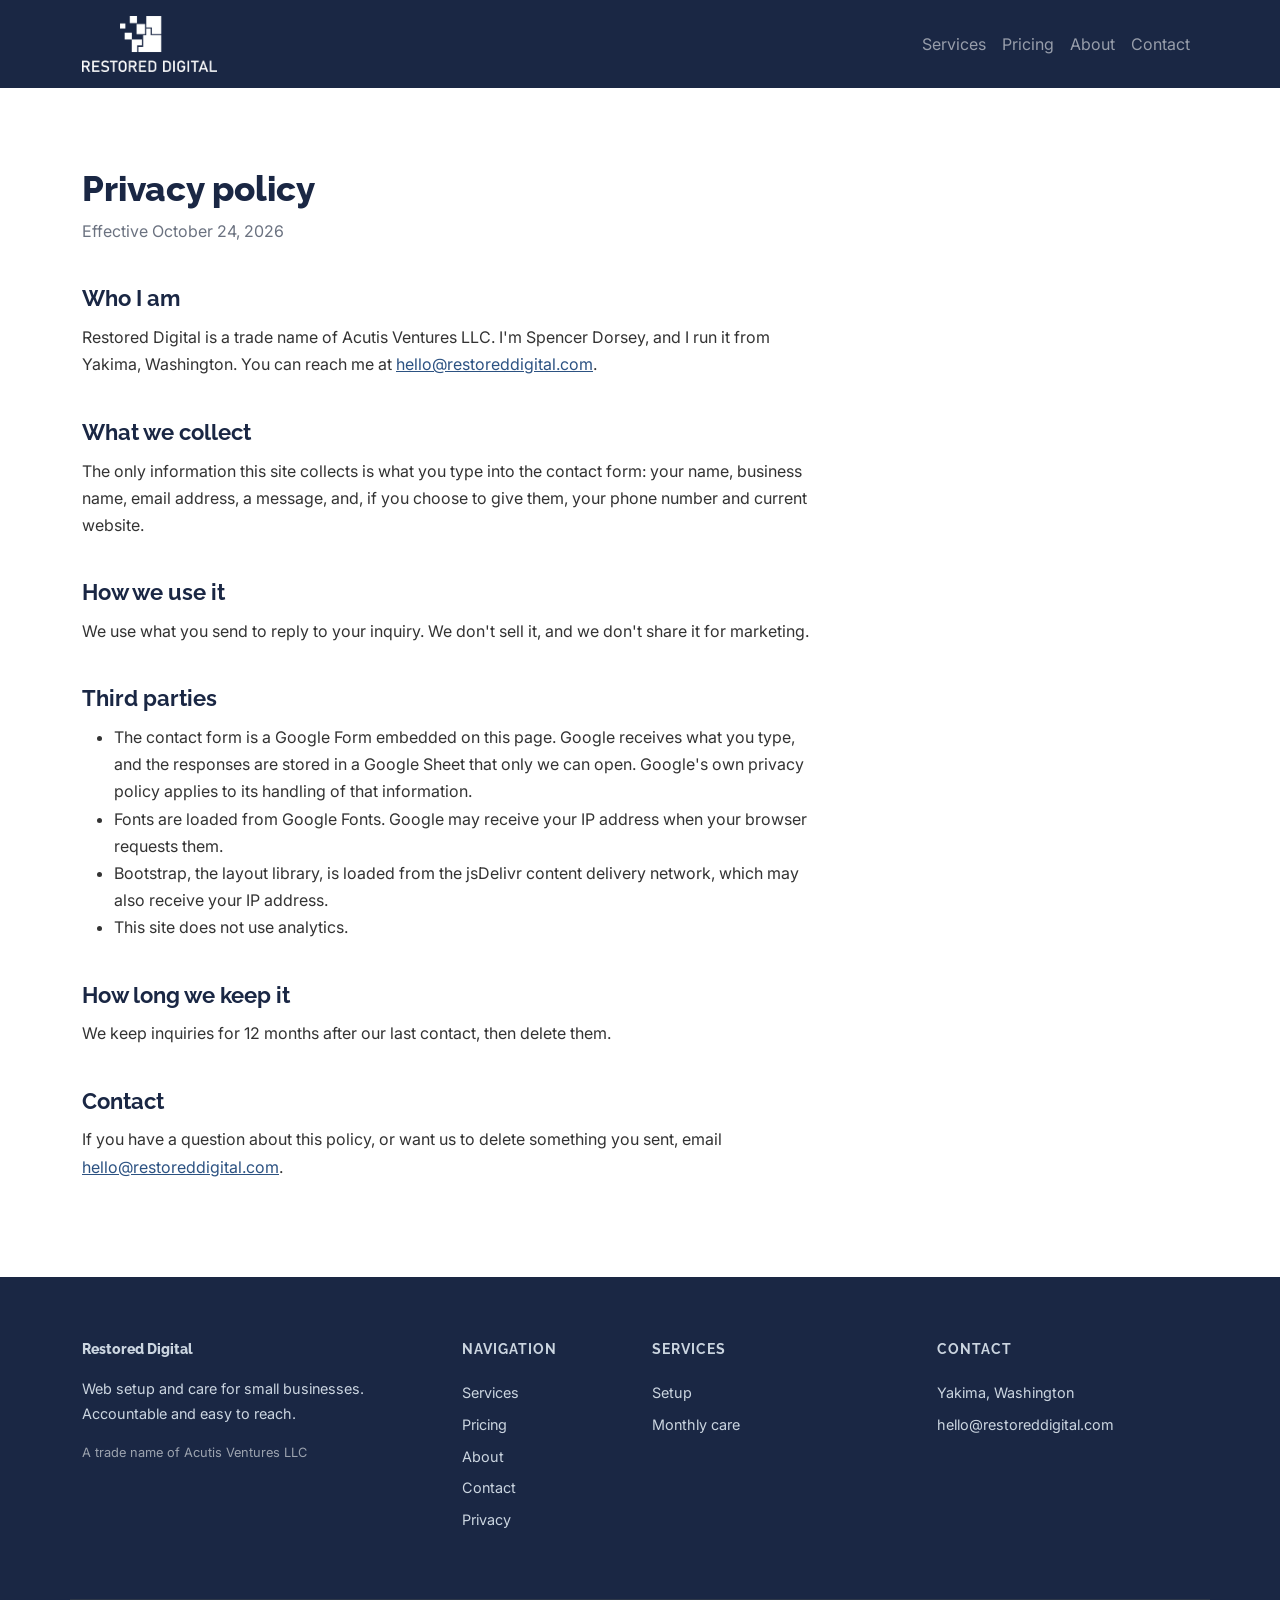
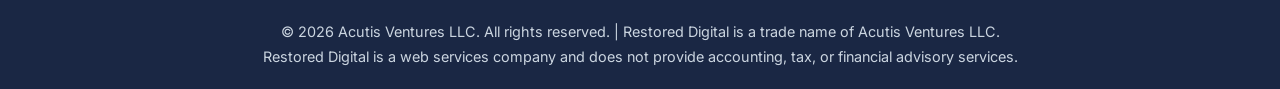
<file: privacy.html>
<!doctype html>
<!-- Draft pending attorney review. -->
<html lang="en">
  <head>
    <meta charset="utf-8" />
    <meta name="viewport" content="width=device-width, initial-scale=1" />

    <title>Privacy policy | Restored Digital</title>
    <meta name="description" content="How Restored Digital handles the information you send through the contact form." />
    <meta name="robots" content="noindex, follow" />
    <meta name="theme-color" content="#1a2744" />
    <link rel="canonical" href="https://www.restoreddigital.com/privacy.html" />

    <!-- Icons -->
    <link rel="icon" href="images/favicon.ico" sizes="any" />
    <link rel="icon" type="image/png" sizes="32x32" href="images/favicon-32.png" />
    <link rel="icon" type="image/png" sizes="192x192" href="images/icon-192.png" />
    <link rel="apple-touch-icon" href="images/apple-touch-icon.png" />
    <link rel="manifest" href="site.webmanifest" />

    <!-- Connection hints -->
    <link rel="preconnect" href="https://cdn.jsdelivr.net" crossorigin />
    <link rel="preconnect" href="https://fonts.googleapis.com" />
    <link rel="preconnect" href="https://fonts.gstatic.com" crossorigin />

    <!-- Bootstrap CSS -->
    <link
      href="https://cdn.jsdelivr.net/npm/bootstrap@5.2.3/dist/css/bootstrap.min.css"
      rel="stylesheet"
      integrity="sha384-rbsA2VBKQhggwzxH7pPCaAqO46MgnOM80zW1RWuH61DGLwZJEdK2Kadq2F9CUG65"
      crossorigin="anonymous"
    />

    <!-- Google Fonts -->
    <link
      rel="stylesheet"
      href="https://fonts.googleapis.com/css2?family=Inter:wght@400;500;600;700&family=Raleway:wght@600;700;800&display=swap"
    />

    <!-- Custom CSS -->
    <link rel="stylesheet" href="css/styles.css" />

  </head>

  <body>
    <a class="skip-link" href="#main">Skip to main content</a>

    <!-- Navbar -->
    <nav class="navbar navbar-expand-md navbar-dark" id="navbar">
      <div class="container">
        <a class="navbar-brand" href="/">
          <img
            src="images/logo.png"
            alt="Restored Digital"
            width="135"
            height="56"
          />
        </a>
        <button
          class="navbar-toggler"
          type="button"
          data-bs-toggle="collapse"
          data-bs-target="#restoreNavbar"
          aria-controls="restoreNavbar"
          aria-expanded="false"
          aria-label="Toggle navigation"
        >
          <span class="navbar-toggler-icon"></span>
        </button>
        <div class="collapse navbar-collapse" id="restoreNavbar">
          <ul class="navbar-nav ms-auto">
            <li class="nav-item">
              <a class="nav-link" href="/#services">Services</a>
            </li>
            <li class="nav-item">
              <a class="nav-link" href="pricing.html">Pricing</a>
            </li>
            <li class="nav-item">
              <a class="nav-link" href="/#about">About</a>
            </li>
            <li class="nav-item">
              <a class="nav-link" href="/#contact">Contact</a>
            </li>
          </ul>
        </div>
      </div>
    </nav>

    <main id="main">
      <section id="privacy">
        <div class="container">
          <div class="row">
            <div class="col-lg-8">
              <h1>Privacy policy</h1>
              <p class="privacy-date">Effective October 24, 2026</p>

              <h2>Who I am</h2>
              <p>
                Restored Digital is a trade name of Acutis Ventures LLC. I'm
                Spencer Dorsey, and I run it from Yakima, Washington. You can
                reach me at
                <a href="mailto:hello@restoreddigital.com"
                  >hello@restoreddigital.com</a
                >.
              </p>

              <h2>What we collect</h2>
              <p>
                The only information this site collects is what you type into
                the contact form: your name, business name, email address, a
                message, and, if you choose to give them, your phone number and
                current website.
              </p>

              <h2>How we use it</h2>
              <p>
                We use what you send to reply to your inquiry. We don't sell it, and we don't share it for marketing.
              </p>

              <h2>Third parties</h2>
              <ul>
                <li>
                  The contact form is a Google Form embedded on this page.
                  Google receives what you type, and the responses are stored in
                  a Google Sheet that only we can open. Google's own privacy
                  policy applies to its handling of that information.
                </li>
                <li>
                  Fonts are loaded from Google Fonts. Google may receive your IP
                  address when your browser requests them.
                </li>
                <li>
                  Bootstrap, the layout library, is loaded from the jsDelivr
                  content delivery network, which may also receive your IP
                  address.
                </li>
                <li>This site does not use analytics.</li>
              </ul>

              <h2>How long we keep it</h2>
              <p>
                We keep inquiries for 12 months after our last contact, then
                delete them.
              </p>

              <h2>Contact</h2>
              <p>
                If you have a question about this policy, or want us to delete something you sent, email
                <a href="mailto:hello@restoreddigital.com"
                  >hello@restoreddigital.com</a
                >.
              </p>
            </div>
          </div>
        </div>
      </section>
    </main>

    <!-- Footer -->
    <footer id="footer">
      <div class="container">
        <div class="row">
          <div class="col-lg-4 mb-4">
            <p class="footer-brand">Restored Digital</p>
            <p>
              Web setup and care for small businesses. Accountable and easy to
              reach.
            </p>
            <p class="footer-legal">A trade name of Acutis Ventures LLC</p>
          </div>
          <div class="col-lg-2 col-md-4 mb-4">
            <p class="footer-heading">Navigation</p>
            <ul class="footer-list">
              <li><a href="/#services">Services</a></li>
              <li><a href="pricing.html">Pricing</a></li>
              <li><a href="/#about">About</a></li>
              <li><a href="/#contact">Contact</a></li>
              <li><a href="privacy.html">Privacy</a></li>
            </ul>
          </div>
          <div class="col-lg-3 col-md-4 mb-4">
            <p class="footer-heading">Services</p>
            <ul class="footer-list">
              <li>Setup</li>
              <li>Monthly care</li>
            </ul>
          </div>
          <div class="col-lg-3 col-md-4 mb-4">
            <p class="footer-heading">Contact</p>
            <ul class="footer-list">
              <li>Yakima, Washington</li>
              <li>
                <a href="mailto:hello@restoreddigital.com"
                  >hello@restoreddigital.com</a
                >
              </li>
            </ul>
          </div>
        </div>
        <div class="row footer-bottom">
          <div class="col text-center">
            <p>
              &copy; 2026 Acutis Ventures LLC. All rights reserved. | Restored
              Digital is a trade name of Acutis Ventures LLC.
            </p>
            <p class="footer-disclaimer">
              Restored Digital is a web services company and does not provide
              accounting, tax, or financial advisory services.
            </p>
          </div>
        </div>
      </div>
    </footer>

    <!-- Bootstrap JS -->
    <script
      src="https://cdn.jsdelivr.net/npm/bootstrap@5.2.3/dist/js/bootstrap.bundle.min.js"
      integrity="sha384-kenU1KFdBIe4zVF0s0G1M5b4hcpxyD9F7jL+jjXkk+Q2h455rYXK/7HAuoJl+0I4"
      crossorigin="anonymous"
    ></script>
  </body>
</html>
</file>
<file: css/styles.css>
/* ===========================
   Restored Digital - Custom Styles
   Colors: Navy, Blue, Gold, Warm Gray, Off-white
   Fonts: Raleway (headlines), Inter (body)
   =========================== */

:root {
    --navy: #1a2744;
    --gold: #d4a017;
    --gold-hover: #e8c547;
    --gold-text: #8a6508; /* gold for text on light backgrounds, AA contrast */
    --blue: #2c5282;
    --gray: #6b7280;
    --gray-on-dark: #9ca3af; /* gray for text on navy, AA contrast */
    --text: #333333;
    --off-white: #f8f9fa;
    --border: #e2e8f0;
    --field-border: #8a94a6; /* form field edge, 3:1 against white */
    --slate-light: #cbd5e0;
    --footer-line: #2d3748;
}

/* --- Base --- */

body {
    font-family: "Inter", sans-serif;
    color: var(--text);
}

h1, h2, h3, h4, h5 {
    font-family: "Raleway", sans-serif;
}

/* --- Typography --- */

/* --- Layout --- */

/* --- Navbar --- */

#navbar {
    background-color: var(--navy);
    padding: 16px 0;
}

.navbar-brand {
    padding: 0;
}

.navbar-brand img {
    display: block;
    height: 56px;
    width: auto;
}

/* --- Hero --- */

#hero {
    background-color: var(--navy);
    color: white;
    padding: 100px 0;
}

.hero-eyebrow {
    font-family: "Raleway", sans-serif;
    font-weight: 600;
    font-size: 0.9rem;
    letter-spacing: 2px;
    text-transform: uppercase;
    color: var(--gold);
    margin-bottom: 16px;
}

#hero h1 {
    font-size: 3rem;
    font-weight: 800;
    line-height: 1.15;
    margin-bottom: 24px;
    color: white;
}

#hero .hero-sub {
    font-size: 1.1rem;
    line-height: 1.7;
    color: var(--slate-light);
    margin-bottom: 40px;
    max-width: 600px;
}

.btn-gold {
    background-color: var(--gold);
    color: var(--navy);
    font-family: "Raleway", sans-serif;
    font-weight: 700;
    padding: 12px 28px;
    border: none;
    border-radius: 4px;
}

.btn-gold:hover {
    background-color: var(--gold-hover);
    color: var(--navy);
}

.hero-pointer {
    margin: 28px 0 0 0;
    font-size: 1rem;
}

.hero-pointer a {
    color: var(--slate-light);
    text-decoration: underline;
}

.hero-pointer a:hover {
    color: var(--gold-hover);
}

/* --- Problem --- */

#problem {
    background-color: var(--off-white);
    padding: 80px 0;
}

#problem h2 {
    font-size: 2.2rem;
    font-weight: 800;
    color: var(--navy);
    margin-bottom: 16px;
}

.section-sub {
    font-size: 1.05rem;
    color: var(--gray);
    line-height: 1.7;
    margin-bottom: 0;
}

.problem-list {
    list-style: none;
    padding: 0;
    margin: 32px 0 24px 0;
}

.problem-list li {
    background: white;
    border-left: 4px solid var(--gold);
    border-radius: 4px;
    padding: 20px 24px;
    margin-bottom: 16px;
    color: var(--text);
    font-size: 1.05rem;
    line-height: 1.6;
}

.problem-close {
    font-family: "Raleway", sans-serif;
    font-weight: 700;
    font-size: 1.2rem;
    color: var(--navy);
    margin-bottom: 0;
}

/* --- Services --- */
#services {
    background-color: white;
    padding: 80px 0;
}

#services h2 {
    font-size: 2.2rem;
    font-weight: 800;
    color: var(--navy);
    margin-bottom: 16px;
}

.service-card {
    position: relative;
    background: var(--off-white);
    border: 1px solid var(--border);
    border-top: 4px solid var(--gold);
    border-radius: 8px;
    padding: 32px 26px;
    height: 100%;
    display: flex;
    flex-direction: column;
    transition: box-shadow 0.15s ease, transform 0.15s ease;
}

.service-card:hover {
    box-shadow: 0 6px 18px rgba(26, 39, 68, 0.12);
    transform: translateY(-2px);
}

.service-card h3 {
    font-family: "Raleway", sans-serif;
    font-weight: 700;
    font-size: 1.5rem;
    color: var(--navy);
    margin-bottom: 16px;
}

.service-statements {
    max-width: 760px;
    margin: 48px auto 0 auto;
}

.service-statements p {
    color: var(--gray);
    line-height: 1.7;
    margin-bottom: 12px;
}

.service-statements strong {
    color: var(--navy);
}

.service-card p {
    color: var(--gray);
    font-size: 0.95rem;
    line-height: 1.6;
    margin-bottom: 20px;
}

.service-list {
    list-style: none;
    padding: 0;
    margin: 0 0 20px 0;
    font-size: 1rem;
    color: var(--gray);
    margin-top: 0;
}

.service-list li {
    padding: 6px 0;
    border-bottom: 1px solid var(--border);
}

.service-list li:last-child {
    border-bottom: none;
}

.service-card .service-lead {
    color: var(--text);
    font-size: 1rem;
    margin-bottom: 16px;
}

/* The whole card is the link: the overlay covers the card, one link per card. */
.service-card-link {
    margin-top: auto;
    color: var(--blue);
    font-family: "Raleway", sans-serif;
    font-weight: 700;
    text-decoration: none;
}

.service-card-link::after {
    content: "\00a0\2192";
}

.service-card-link::before {
    content: "";
    position: absolute;
    inset: 0;
    border-radius: 8px;
}

.service-card-link:hover {
    text-decoration: underline;
}

.service-card-link:focus-visible {
    outline: none;
}

.service-card-link:focus-visible::before {
    outline: 3px solid var(--blue);
    outline-offset: 2px;
}

@media (max-width: 575.98px) {
    .service-card {
        padding: 24px 20px;
    }
}

@media (prefers-reduced-motion: reduce) {
    .service-card {
        transition: none;
    }

    .service-card:hover {
        transform: none;
    }
}
/* --- About --- */
#about {
    background-color: white;
    padding: 80px 0;
}

#about h2 {
    font-size: 2.2rem;
    font-weight: 800;
    color: var(--navy);
    margin-bottom: 24px;
}

#about p {
    color: var(--gray);
    line-height: 1.8;
    margin-bottom: 16px;
}

.stat-number {
    font-family: "Raleway", sans-serif;
    font-weight: 800;
    font-size: 1.1rem;
    color: var(--navy);
}

.about-photo {
    display: block;
    max-width: 320px;
    border-radius: 8px;
    margin-bottom: 24px;
}

.about-card {
    background: var(--off-white);
    border-left: 4px solid var(--gold);
    border-radius: 4px;
    padding: 36px;
}

.about-card h3 {
    font-family: "Raleway", sans-serif;
    font-size: 1.25rem;
    font-weight: 700;
    color: var(--navy);
    margin-bottom: 20px;
}

.about-list {
    list-style: none;
    padding: 0;
    margin: 0;
}

.about-list li {
    padding: 10px 0;
    border-bottom: 1px solid var(--border);
    color: var(--gray);
    font-size: 0.95rem;
    line-height: 1.5;
    padding-left: 20px;
    position: relative;
}

.about-list li:last-child {
    border-bottom: none;
}

.about-list li::before {
    content: "→";
    color: var(--gold-text);
    font-weight: 700;
    position: absolute;
    left: 0;
}
/* --- Contact --- */
#contact {
    background-color: var(--off-white);
    padding: 80px 0;
}

#contact h2 {
    font-size: 2.2rem;
    font-weight: 800;
    color: var(--navy);
    margin-bottom: 16px;
}


#contact .form-note {
    font-size: 0.85rem;
    color: var(--gray);
    margin: 16px 0 0 0;
}

#contact .form-note a {
    color: var(--blue);
}

.contact-frame {
    display: block;
    width: 100%;
    max-width: 640px;
    height: 1107px;
    margin: 0 auto;
    border: 0;
}

@media (max-width: 575.98px) {
    .contact-frame {
        height: 1350px;
    }
}
/* --- Footer --- */
#footer {
    background-color: var(--navy);
    color: var(--slate-light);
    padding: 60px 0 0 0;
}

.footer-brand {
    font-family: "Raleway", sans-serif;
    font-weight: 800;
    font-size: 1.25rem;
    color: var(--gold);
    margin-bottom: 16px;
}

.footer-heading {
    font-family: "Raleway", sans-serif;
    font-weight: 700;
    color: white;
    margin-bottom: 16px;
    text-transform: uppercase;
    letter-spacing: 1px;
    font-size: 0.8rem;
}

#footer p {
    color: var(--slate-light);
    font-size: 0.9rem;
    line-height: 1.7;
}

.footer-legal {
    color: var(--gray-on-dark) !important;
    font-size: 0.8rem !important;
    margin-top: 8px;
}

.footer-list {
    list-style: none;
    padding: 0;
    margin: 0;
}

.footer-list li {
    padding: 5px 0;
    font-size: 0.9rem;
    color: var(--slate-light);
}

.footer-list a {
    color: var(--slate-light);
    text-decoration: none;
}

.footer-list a:hover {
    color: var(--gold);
}

.footer-bottom {
    border-top: 1px solid var(--footer-line);
    margin-top: 40px;
    padding: 20px 0;
}

.footer-bottom p {
    font-size: 0.8rem;
    color: var(--gray-on-dark);
    margin: 0;
}

.footer-disclaimer {
    font-size: 0.75rem;
    color: var(--gray-on-dark);
    margin-top: 4px;
}
/* --- Privacy page --- */
#privacy {
    background-color: white;
    padding: 80px 0;
}

#privacy h1 {
    font-size: 2.2rem;
    font-weight: 800;
    color: var(--navy);
    margin-bottom: 8px;
}

#privacy h2 {
    font-size: 1.4rem;
    font-weight: 700;
    color: var(--navy);
    margin: 40px 0 12px 0;
}

#privacy p,
#privacy li {
    color: var(--text);
    line-height: 1.7;
}

#privacy .privacy-date {
    color: var(--gray);
    margin-bottom: 0;
}

#privacy a {
    color: var(--blue);
}

/* --- Pricing page --- */
#hero.page-hero {
    padding: 72px 0;
}

.price-section {
    background-color: white;
    padding: 72px 0;
}

.price-section.alt {
    background-color: var(--off-white);
}

.price-section h2 {
    font-size: 2rem;
    font-weight: 800;
    color: var(--navy);
    margin-bottom: 20px;
}

.price-section p,
.price-section li {
    color: var(--text);
    font-size: 1rem;
    line-height: 1.7;
}

.table-responsive {
    margin-bottom: 16px;
}

.price-table {
    width: 100%;
    min-width: 640px;
    border-collapse: collapse;
    background: white;
    font-size: 1rem;
}

.price-table th,
.price-table td {
    border: 1px solid var(--border);
    padding: 14px 16px;
    vertical-align: top;
    text-align: left;
    line-height: 1.5;
    color: var(--text);
}

.price-table thead th {
    background: var(--navy);
    color: white;
    font-family: "Raleway", sans-serif;
    font-weight: 700;
}

.price-table tbody th {
    background: var(--off-white);
    color: var(--navy);
    font-weight: 600;
    width: 24%;
}

.price-figure {
    font-family: "Raleway", sans-serif;
    font-size: 1.5rem;
    font-weight: 800;
    color: var(--navy);
}

.price-note {
    margin-bottom: 8px;
}

.price-legal {
    border-left: 4px solid var(--gold);
    background: white;
    padding: 14px 18px;
    border-radius: 4px;
    margin: 16px 0;
}

.price-section.alt .price-legal {
    background: white;
}

.include-list,
.steps-list {
    padding-left: 1.25rem;
    max-width: 760px;
}

.include-list li,
.steps-list li {
    padding: 4px 0;
}

.callout {
    background: var(--off-white);
    border-left: 4px solid var(--gold);
    border-radius: 4px;
    padding: 24px 28px;
    margin-top: 32px;
    max-width: 760px;
    color: var(--text);
    line-height: 1.7;
}

.footer-bottom p.price-fineprint {
    font-size: 1rem;
    color: var(--slate-light);
    margin-bottom: 12px;
}

.nav-link.active {
    color: var(--gold) !important;
}

/* --- About photo --- */
.about-photo {
    width: 100%;
    height: auto;
}

/* --- Accessibility --- */
.skip-link {
    position: absolute;
    left: 16px;
    top: -60px;
    z-index: 2000;
    background: var(--gold);
    color: var(--navy);
    font-weight: 700;
    padding: 10px 16px;
    border-radius: 4px;
}

.skip-link:focus {
    top: 16px;
}

a:focus-visible,
button:focus-visible,
.btn:focus-visible,
.form-control:focus-visible,
.navbar-toggler:focus-visible {
    outline: 3px solid var(--blue);
    outline-offset: 2px;
}

#navbar a:focus-visible,
#navbar button:focus-visible,
#hero a:focus-visible,
#footer a:focus-visible {
    outline-color: var(--gold);
}

/* --- Utilities --- */
</file>
